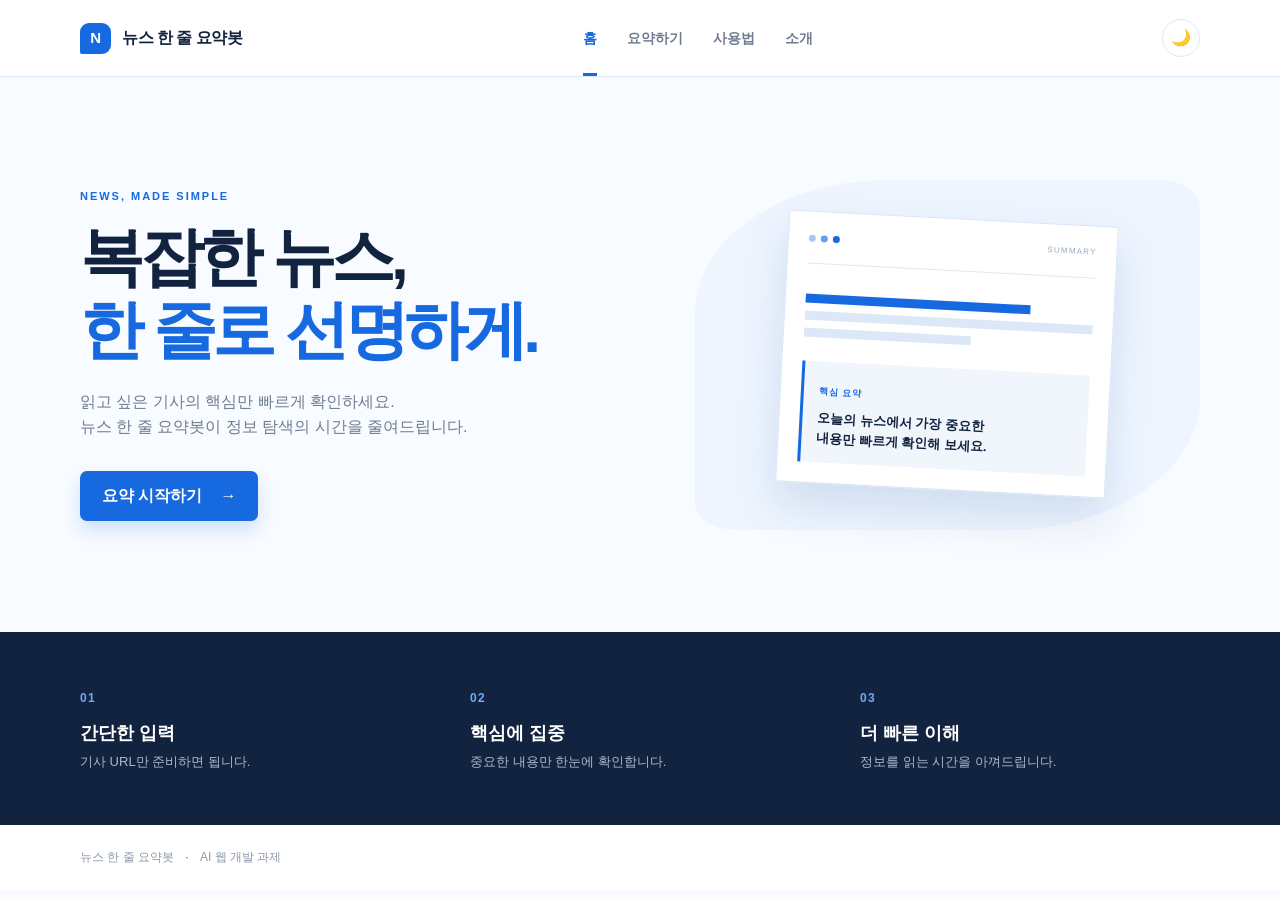
<file: index.html>
<!DOCTYPE html>
<html lang="ko">
<head>
	<meta charset="UTF-8">
	<meta name="viewport" content="width=device-width, initial-scale=1.0">
	<title>뉴스 한 줄 요약봇 | 홈</title>
	<link rel="stylesheet" href="css/style.css">
</head>
<body>
	<header class="site-header">
		<nav class="nav container" aria-label="주 메뉴">
			<a class="brand" href="index.html"><span class="brand-mark">N</span><span>뉴스 한 줄 요약봇</span></a>
			<div class="nav-links">
				<a class="active" href="index.html">홈</a>
				<a href="summarize.html">요약하기</a>
				<a href="guide.html">사용법</a>
				<a href="about.html">소개</a>
			</div>
			<button class="theme-toggle" id="theme-toggle" type="button" aria-label="다크 모드로 전환">🌙</button>
		</nav>
	</header>

	<main>
		<section class="hero container">
			<div class="hero-copy">
				<p class="eyebrow">NEWS, MADE SIMPLE</p>
				<h1>복잡한 뉴스,<br><strong>한 줄로 선명하게.</strong></h1>
				<p class="hero-description">읽고 싶은 기사의 핵심만 빠르게 확인하세요.<br>뉴스 한 줄 요약봇이 정보 탐색의 시간을 줄여드립니다.</p>
				<a class="button button-primary" href="summarize.html">요약 시작하기 <span aria-hidden="true">→</span></a>
			</div>
			<div class="hero-visual" aria-label="뉴스 요약 서비스 미리보기">
				<div class="news-window">
					<div class="window-top"><span></span><span></span><span></span><em>SUMMARY</em></div>
					<div class="news-lines"><i></i><i></i><i></i></div>
					<div class="summary-note"><span class="note-label">핵심 요약</span><p>오늘의 뉴스에서 가장 중요한<br>내용만 빠르게 확인해 보세요.</p></div>
				</div>
			</div>
		</section>
		<section class="feature-strip">
			<div class="container feature-grid">
				<div><span class="feature-number">01</span><h2>간단한 입력</h2><p>기사 URL만 준비하면 됩니다.</p></div>
				<div><span class="feature-number">02</span><h2>핵심에 집중</h2><p>중요한 내용만 한눈에 확인합니다.</p></div>
				<div><span class="feature-number">03</span><h2>더 빠른 이해</h2><p>정보를 읽는 시간을 아껴드립니다.</p></div>
			</div>
		</section>
	</main>

	<footer class="site-footer"><div class="container">뉴스 한 줄 요약봇 <span>·</span> AI 웹 개발 과제</div></footer>
</body>
</html>
</file>
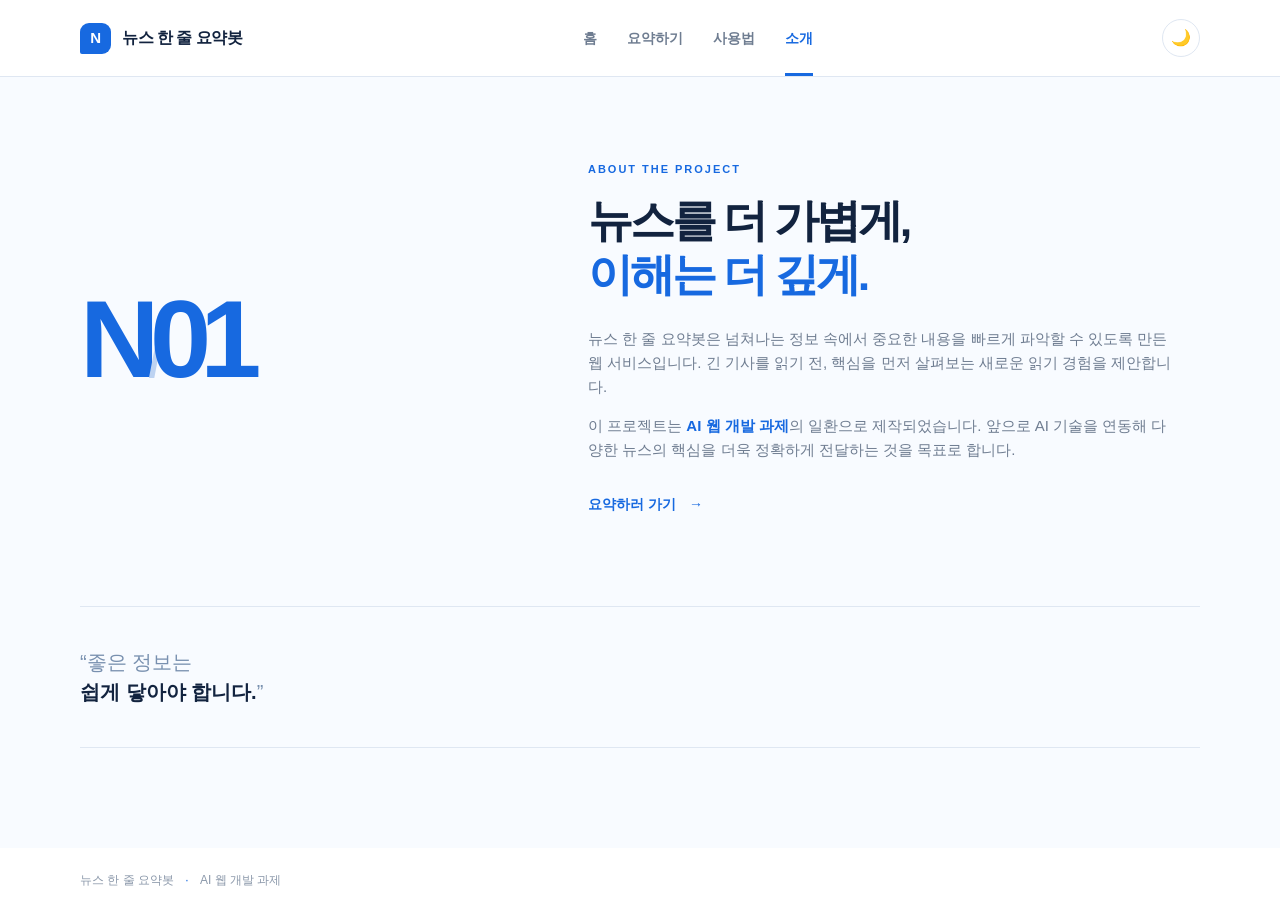
<file: about.html>
<!DOCTYPE html>
<html lang="ko">
<head>
	<meta charset="UTF-8">
	<meta name="viewport" content="width=device-width, initial-scale=1.0">
	<title>뉴스 한 줄 요약봇 | 소개</title>
	<link rel="stylesheet" href="css/style.css">
</head>
<body>
	<header class="site-header"><nav class="nav container" aria-label="주 메뉴"><a class="brand" href="index.html"><span class="brand-mark">N</span><span>뉴스 한 줄 요약봇</span></a><div class="nav-links"><a href="index.html">홈</a><a href="summarize.html">요약하기</a><a href="guide.html">사용법</a><a class="active" href="about.html">소개</a></div><button class="theme-toggle" id="theme-toggle" type="button" aria-label="다크 모드로 전환">🌙</button></nav></header>
	<main class="page-main container">
		<section class="about-layout"><div class="about-stamp">N<span>/</span>01</div><div class="about-copy"><p class="eyebrow">ABOUT THE PROJECT</p><h1>뉴스를 더 가볍게,<br><strong>이해는 더 깊게.</strong></h1><p>뉴스 한 줄 요약봇은 넘쳐나는 정보 속에서 중요한 내용을 빠르게 파악할 수 있도록 만든 웹 서비스입니다. 긴 기사를 읽기 전, 핵심을 먼저 살펴보는 새로운 읽기 경험을 제안합니다.</p><p>이 프로젝트는 <strong>AI 웹 개발 과제</strong>의 일환으로 제작되었습니다. 앞으로 AI 기술을 연동해 다양한 뉴스의 핵심을 더욱 정확하게 전달하는 것을 목표로 합니다.</p><a class="text-link" href="summarize.html">요약하러 가기 <span aria-hidden="true">→</span></a></div></section>
		<section class="quote-band"><p>“좋은 정보는<br><strong>쉽게 닿아야 합니다.</strong>”</p></section>
	</main>
	<footer class="site-footer"><div class="container">뉴스 한 줄 요약봇 <span>·</span> AI 웹 개발 과제</div></footer>
	<script src="js/theme.js"></script>
</body>
</html>
</file>
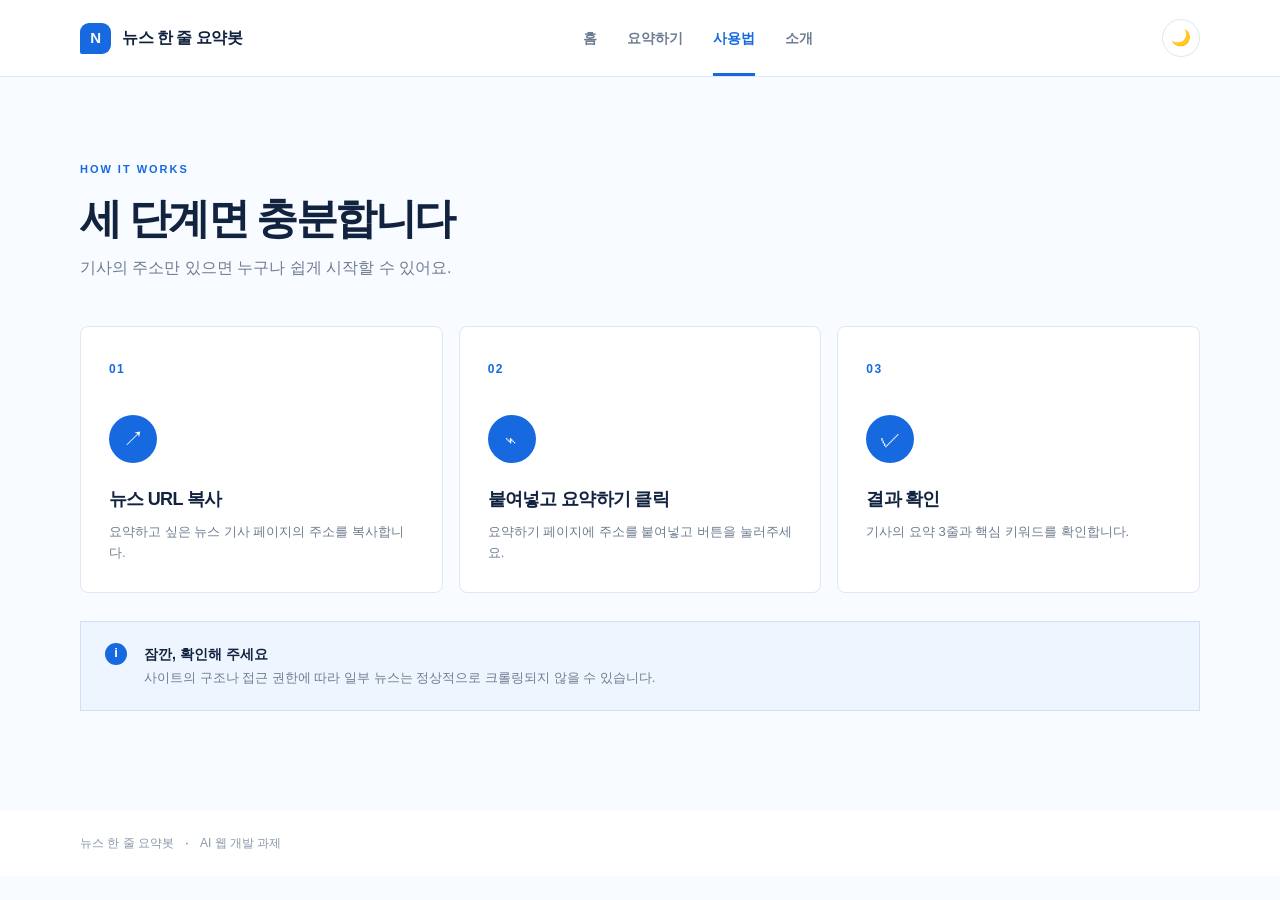
<file: guide.html>
<!DOCTYPE html>
<html lang="ko">
<head>
	<meta charset="UTF-8">
	<meta name="viewport" content="width=device-width, initial-scale=1.0">
	<title>뉴스 한 줄 요약봇 | 사용법</title>
	<link rel="stylesheet" href="css/style.css">
</head>
<body>
	<header class="site-header"><nav class="nav container" aria-label="주 메뉴"><a class="brand" href="index.html"><span class="brand-mark">N</span><span>뉴스 한 줄 요약봇</span></a><div class="nav-links"><a href="index.html">홈</a><a href="summarize.html">요약하기</a><a class="active" href="guide.html">사용법</a><a href="about.html">소개</a></div><button class="theme-toggle" id="theme-toggle" type="button" aria-label="다크 모드로 전환">🌙</button></nav></header>
	<main class="page-main container">
		<section class="page-heading"><p class="eyebrow">HOW IT WORKS</p><h1>세 단계면 충분합니다</h1><p>기사의 주소만 있으면 누구나 쉽게 시작할 수 있어요.</p></section>
		<section class="steps-grid">
			<article class="step-card"><span class="step-number">01</span><div class="step-icon">↗</div><h2>뉴스 URL 복사</h2><p>요약하고 싶은 뉴스 기사 페이지의 주소를 복사합니다.</p></article>
			<article class="step-card"><span class="step-number">02</span><div class="step-icon">⌁</div><h2>붙여넣고 요약하기 클릭</h2><p>요약하기 페이지에 주소를 붙여넣고 버튼을 눌러주세요.</p></article>
			<article class="step-card"><span class="step-number">03</span><div class="step-icon">✓</div><h2>결과 확인</h2><p>기사의 요약 3줄과 핵심 키워드를 확인합니다.</p></article>
		</section>
		<aside class="notice"><span class="notice-icon">i</span><div><h2>잠깐, 확인해 주세요</h2><p>사이트의 구조나 접근 권한에 따라 일부 뉴스는 정상적으로 크롤링되지 않을 수 있습니다.</p></div></aside>
	</main>
	<footer class="site-footer"><div class="container">뉴스 한 줄 요약봇 <span>·</span> AI 웹 개발 과제</div></footer>
</body>
</html>
</file>
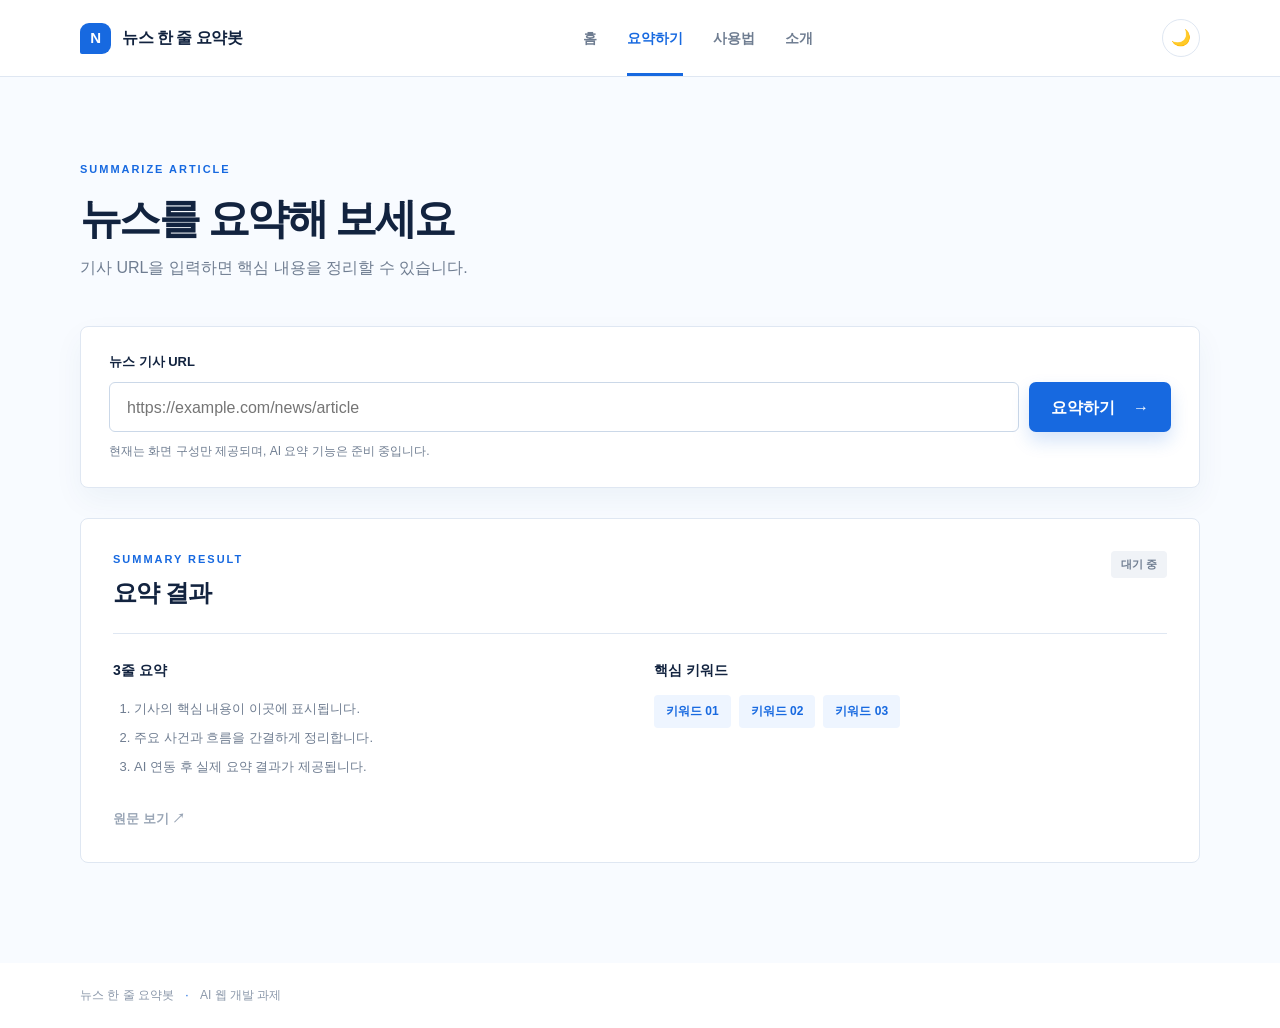
<file: summarize.html>
<!DOCTYPE html>
<html lang="ko">
<head>
	<meta charset="UTF-8">
	<meta name="viewport" content="width=device-width, initial-scale=1.0">
	<title>뉴스 한 줄 요약봇 | 요약하기</title>
	<link rel="stylesheet" href="css/style.css">
</head>
<body>
	<header class="site-header">
		<nav class="nav container" aria-label="주 메뉴">
			<a class="brand" href="index.html"><span class="brand-mark">N</span><span>뉴스 한 줄 요약봇</span></a>
			<div class="nav-links"><a href="index.html">홈</a><a class="active" href="summarize.html">요약하기</a><a href="guide.html">사용법</a><a href="about.html">소개</a></div>
			<button class="theme-toggle" id="theme-toggle" type="button" aria-label="다크 모드로 전환">🌙</button>
		</nav>
	</header>

	<main class="page-main container">
		<section class="page-heading"><p class="eyebrow">SUMMARIZE ARTICLE</p><h1>뉴스를 요약해 보세요</h1><p>기사 URL을 입력하면 핵심 내용을 정리할 수 있습니다.</p></section>
		<form class="url-form" id="summary-form" novalidate>
			<label for="article-url">뉴스 기사 URL</label>
			<div class="input-row"><input id="article-url" type="url" placeholder="https://example.com/news/article" required><button class="button button-primary" type="submit">요약하기 <span aria-hidden="true">→</span></button></div>
			<p class="form-hint">현재는 화면 구성만 제공되며, AI 요약 기능은 준비 중입니다.</p>
			<p class="form-error" id="form-error" hidden></p>
		</form>

		<section class="result-panel" id="result-panel" aria-live="polite">
			<div class="result-header"><div><p class="eyebrow">SUMMARY RESULT</p><h2>요약 결과</h2></div><span class="status-badge">대기 중</span></div>
			<div class="result-content">
				<div class="result-block"><h3>3줄 요약</h3><ol class="summary-list"><li>기사의 핵심 내용이 이곳에 표시됩니다.</li><li>주요 사건과 흐름을 간결하게 정리합니다.</li><li>AI 연동 후 실제 요약 결과가 제공됩니다.</li></ol></div>
				<div class="result-block"><h3>핵심 키워드</h3><div class="keyword-list"><span>키워드 01</span><span>키워드 02</span><span>키워드 03</span></div></div>
				<button class="original-link" type="button" disabled>원문 보기 <span aria-hidden="true">↗</span></button>
			</div>
		</section>
	</main>
	<footer class="site-footer"><div class="container">뉴스 한 줄 요약봇 <span>·</span> AI 웹 개발 과제</div></footer>
	<script src="js/theme.js"></script>
	<script src="js/main.js"></script>
</body>
</html>
</file>
<file: css/style.css>
:root {
  --ink: #12233f;
  --muted: #6f7d91;
  --blue: #1769e0;
  --blue-dark: #0e4eaf;
  --pale: #eef5ff;
  --line: #dfe7f2;
  --white: #ffffff;
}

* { box-sizing: border-box; }
body { margin: 0; color: var(--ink); background: #f8fbff; font-family: "Pretendard", "Apple SD Gothic Neo", "Malgun Gothic", sans-serif; line-height: 1.6; }
a { color: inherit; text-decoration: none; }
.container { width: min(1120px, calc(100% - 64px)); margin: 0 auto; }
.site-header { background: var(--white); border-bottom: 1px solid var(--line); }
.nav { min-height: 76px; display: flex; align-items: center; justify-content: space-between; gap: 32px; }
.brand { display: inline-flex; align-items: center; gap: 11px; font-size: 16px; font-weight: 800; letter-spacing: -.03em; }
.brand-mark { display: grid; width: 31px; height: 31px; place-items: center; color: var(--white); background: var(--blue); border-radius: 9px 9px 9px 2px; font-size: 15px; font-weight: 900; }
.nav-links { display: flex; align-items: center; gap: 30px; color: var(--muted); font-size: 14px; font-weight: 700; }
.nav-links a { padding: 27px 0 23px; border-bottom: 3px solid transparent; }
.nav-links a:hover, .nav-links .active { color: var(--blue); border-bottom-color: var(--blue); }
.hero { min-height: 555px; display: grid; grid-template-columns: 1.05fr .95fr; align-items: center; gap: 56px; }
.eyebrow { margin: 0 0 15px; color: var(--blue); font-size: 11px; font-weight: 900; letter-spacing: .18em; }
h1, h2, h3, p { margin-top: 0; }
.hero h1 { margin-bottom: 22px; font-size: clamp(42px, 5vw, 66px); line-height: 1.14; letter-spacing: -.07em; }
h1 strong, .about-copy strong { color: var(--blue); font-weight: 800; }
.hero-description { margin-bottom: 31px; color: var(--muted); font-size: 16px; }
.button { display: inline-flex; align-items: center; justify-content: center; gap: 18px; min-height: 50px; padding: 0 22px; border: 0; border-radius: 7px; font: inherit; font-weight: 800; cursor: pointer; }
.button-primary { color: var(--white); background: var(--blue); box-shadow: 0 9px 18px rgba(23, 105, 224, .18); }
.button-primary:hover { background: var(--blue-dark); transform: translateY(-1px); }
.hero-visual { display: grid; place-items: center; min-height: 350px; background: var(--pale); border-radius: 38% 8% 38% 8%; }
.news-window { width: min(330px, 75%); padding: 20px; background: var(--white); border: 1px solid #d7e5f7; box-shadow: 0 22px 45px rgba(21, 75, 137, .14); transform: rotate(3deg); }
.window-top { display: flex; align-items: center; gap: 5px; padding-bottom: 18px; border-bottom: 1px solid var(--line); }
.window-top span { width: 7px; height: 7px; border-radius: 50%; background: #a8c8f2; }.window-top span:nth-child(2) { background: #62a0f0; }.window-top span:nth-child(3) { background: var(--blue); }.window-top em { margin-left: auto; color: #9aa9bd; font-size: 8px; font-style: normal; letter-spacing: .15em; }
.news-lines { padding: 22px 0 16px; }.news-lines i { display: block; height: 9px; margin: 8px 0; background: #dce8f7; }.news-lines i:first-child { width: 78%; background: var(--blue); }.news-lines i:last-child { width: 58%; }
.summary-note { padding: 15px; background: #f1f6fd; border-left: 3px solid var(--blue); }.note-label { color: var(--blue); font-size: 9px; font-weight: 900; letter-spacing: .12em; }.summary-note p { margin: 7px 0 0; font-size: 13px; font-weight: 700; line-height: 1.5; }
.feature-strip { padding: 52px 0; color: var(--white); background: var(--ink); }.feature-grid { display: grid; grid-template-columns: repeat(3, 1fr); gap: 50px; }.feature-number { color: #71a9f5; font-size: 12px; font-weight: 900; letter-spacing: .12em; }.feature-grid h2 { margin: 9px 0 5px; font-size: 18px; }.feature-grid p { margin: 0; color: #aab9cf; font-size: 13px; }
.site-footer { padding: 23px 0; color: #8b98aa; background: var(--white); font-size: 12px; }.site-footer span { margin: 0 8px; color: var(--blue); }
.page-main { padding: 84px 0 100px; }.page-heading { max-width: 660px; margin-bottom: 45px; }.page-heading h1 { margin-bottom: 11px; font-size: 42px; line-height: 1.2; letter-spacing: -.06em; }.page-heading > p:last-child { color: var(--muted); }
.url-form { padding: 25px 28px; background: var(--white); border: 1px solid var(--line); border-radius: 8px; box-shadow: 0 12px 30px rgba(28, 72, 124, .05); }.url-form label { display: block; margin-bottom: 10px; font-size: 13px; font-weight: 800; }.input-row { display: flex; gap: 10px; }.input-row input { min-width: 0; flex: 1; padding: 0 17px; border: 1px solid #cbd8e8; border-radius: 6px; color: var(--ink); font: inherit; outline: none; }.input-row input:focus { border-color: var(--blue); box-shadow: 0 0 0 3px rgba(23, 105, 224, .1); }.form-hint { margin: 10px 0 0; color: var(--muted); font-size: 12px; }
.result-panel { margin-top: 30px; padding: 32px; background: var(--white); border: 1px solid var(--line); border-radius: 8px; }.result-header { display: flex; align-items: start; justify-content: space-between; padding-bottom: 20px; border-bottom: 1px solid var(--line); }.result-header .eyebrow { margin-bottom: 6px; }.result-header h2 { margin: 0; font-size: 24px; letter-spacing: -.04em; }.status-badge { padding: 5px 10px; color: var(--muted); background: #f0f3f7; border-radius: 4px; font-size: 11px; font-weight: 800; }.is-ready .status-badge { color: var(--blue); background: var(--pale); }.result-content { display: grid; grid-template-columns: 1fr 1fr; gap: 28px; padding-top: 25px; }.result-block h3 { margin-bottom: 14px; font-size: 14px; }.summary-list { margin: 0; padding-left: 21px; color: var(--muted); font-size: 13px; }.summary-list li { padding: 4px 0; }.keyword-list { display: flex; flex-wrap: wrap; gap: 8px; }.keyword-list span { padding: 7px 12px; color: var(--blue); background: var(--pale); border-radius: 4px; font-size: 12px; font-weight: 800; }.original-link { grid-column: 1 / -1; justify-self: start; padding: 0; border: 0; color: #9aa6b6; background: transparent; font: inherit; font-size: 13px; font-weight: 800; }
.steps-grid { display: grid; grid-template-columns: repeat(3, 1fr); gap: 16px; }.step-card { position: relative; min-height: 260px; padding: 28px; background: var(--white); border: 1px solid var(--line); border-radius: 8px; }.step-number { color: var(--blue); font-size: 12px; font-weight: 900; letter-spacing: .12em; }.step-icon { display: grid; width: 48px; height: 48px; margin: 35px 0 22px; place-items: center; color: var(--white); background: var(--blue); border-radius: 50%; font-size: 21px; }.step-card h2 { margin-bottom: 8px; font-size: 18px; letter-spacing: -.04em; }.step-card p { margin: 0; color: var(--muted); font-size: 13px; }.notice { display: flex; gap: 17px; margin-top: 28px; padding: 21px 24px; border: 1px solid #cfe0f6; background: var(--pale); }.notice-icon { display: grid; flex: 0 0 22px; height: 22px; place-items: center; color: var(--white); background: var(--blue); border-radius: 50%; font-size: 13px; font-weight: 800; }.notice h2 { margin: 0 0 3px; font-size: 14px; }.notice p { margin: 0; color: var(--muted); font-size: 13px; }
.about-layout { display: grid; grid-template-columns: .8fr 1.2fr; gap: 100px; align-items: center; }.about-stamp { color: var(--blue); font-size: 110px; font-weight: 900; letter-spacing: -.1em; line-height: 1; }.about-stamp span { color: #bdd3f2; font-size: 45px; }.about-copy { max-width: 590px; }.about-copy h1 { margin-bottom: 25px; font-size: 45px; line-height: 1.2; letter-spacing: -.07em; }.about-copy > p:not(.eyebrow) { color: var(--muted); font-size: 15px; }.text-link { display: inline-flex; gap: 13px; margin-top: 16px; color: var(--blue); font-size: 14px; font-weight: 900; }.quote-band { margin-top: 90px; padding: 40px 0; border-top: 1px solid var(--line); border-bottom: 1px solid var(--line); }.quote-band p { margin: 0; color: #7890af; font-size: 20px; line-height: 1.5; }.quote-band strong { color: var(--ink); }
@media (max-width: 768px) { .container { width: min(100% - 36px, 560px); }.nav { min-height: 68px; align-items: flex-start; flex-direction: column; gap: 0; padding-top: 15px; }.nav-links { width: 100%; justify-content: space-between; gap: 10px; font-size: 12px; }.nav-links a { padding: 9px 0 11px; }.hero { min-height: auto; display: flex; flex-direction: column; align-items: stretch; gap: 40px; padding-top: 70px; padding-bottom: 72px; }.hero h1 { font-size: 43px; }.hero-visual { min-height: 250px; }.feature-grid { grid-template-columns: 1fr; gap: 25px; }.page-main { padding: 58px 0 70px; }.page-heading h1 { font-size: 34px; }.input-row { flex-direction: column; }.input-row input { min-height: 48px; }.result-panel { padding: 22px 18px; }.result-content { grid-template-columns: 1fr; gap: 20px; }.steps-grid { grid-template-columns: 1fr; }.step-card { min-height: auto; padding: 23px; }.step-icon { margin: 22px 0 16px; }.about-layout { grid-template-columns: 1fr; gap: 28px; }.about-stamp { font-size: 74px; }.about-copy h1 { font-size: 36px; }.quote-band { margin-top: 60px; } }

/* ===== 다크 모드 (보너스 과제: UX 고도화) ===== */
[data-theme="dark"] {
  --ink: #eef2f8;
  --muted: #9aa8bd;
  --blue: #5b9bff;
  --blue-dark: #86b6ff;
  --pale: #1b2a44;
  --line: #2a3850;
  --white: #16202f;
}
[data-theme="dark"] body { background: #0b1220; }
[data-theme="dark"] .feature-strip { background: #060b14; }
[data-theme="dark"] .button-primary { box-shadow: 0 9px 18px rgba(91, 155, 255, .18); }
[data-theme="dark"] .news-window { box-shadow: 0 22px 45px rgba(0, 0, 0, .35); border-color: #223353; }
[data-theme="dark"] .summary-note { background: #182741; }
[data-theme="dark"] .about-stamp span { color: #3a4f78; }

/* 다크모드 토글 버튼 */
.theme-toggle {
  display: inline-flex;
  align-items: center;
  justify-content: center;
  width: 38px;
  height: 38px;
  margin-left: 8px;
  border: 1px solid var(--line);
  border-radius: 50%;
  background: var(--white);
  color: var(--ink);
  font-size: 16px;
  line-height: 1;
  cursor: pointer;
  transition: border-color .15s ease, transform .15s ease;
}
.theme-toggle:hover { border-color: var(--blue); transform: translateY(-1px); }

@media (max-width: 768px) {
  .theme-toggle { width: 34px; height: 34px; font-size: 14px; }
}
</file>
